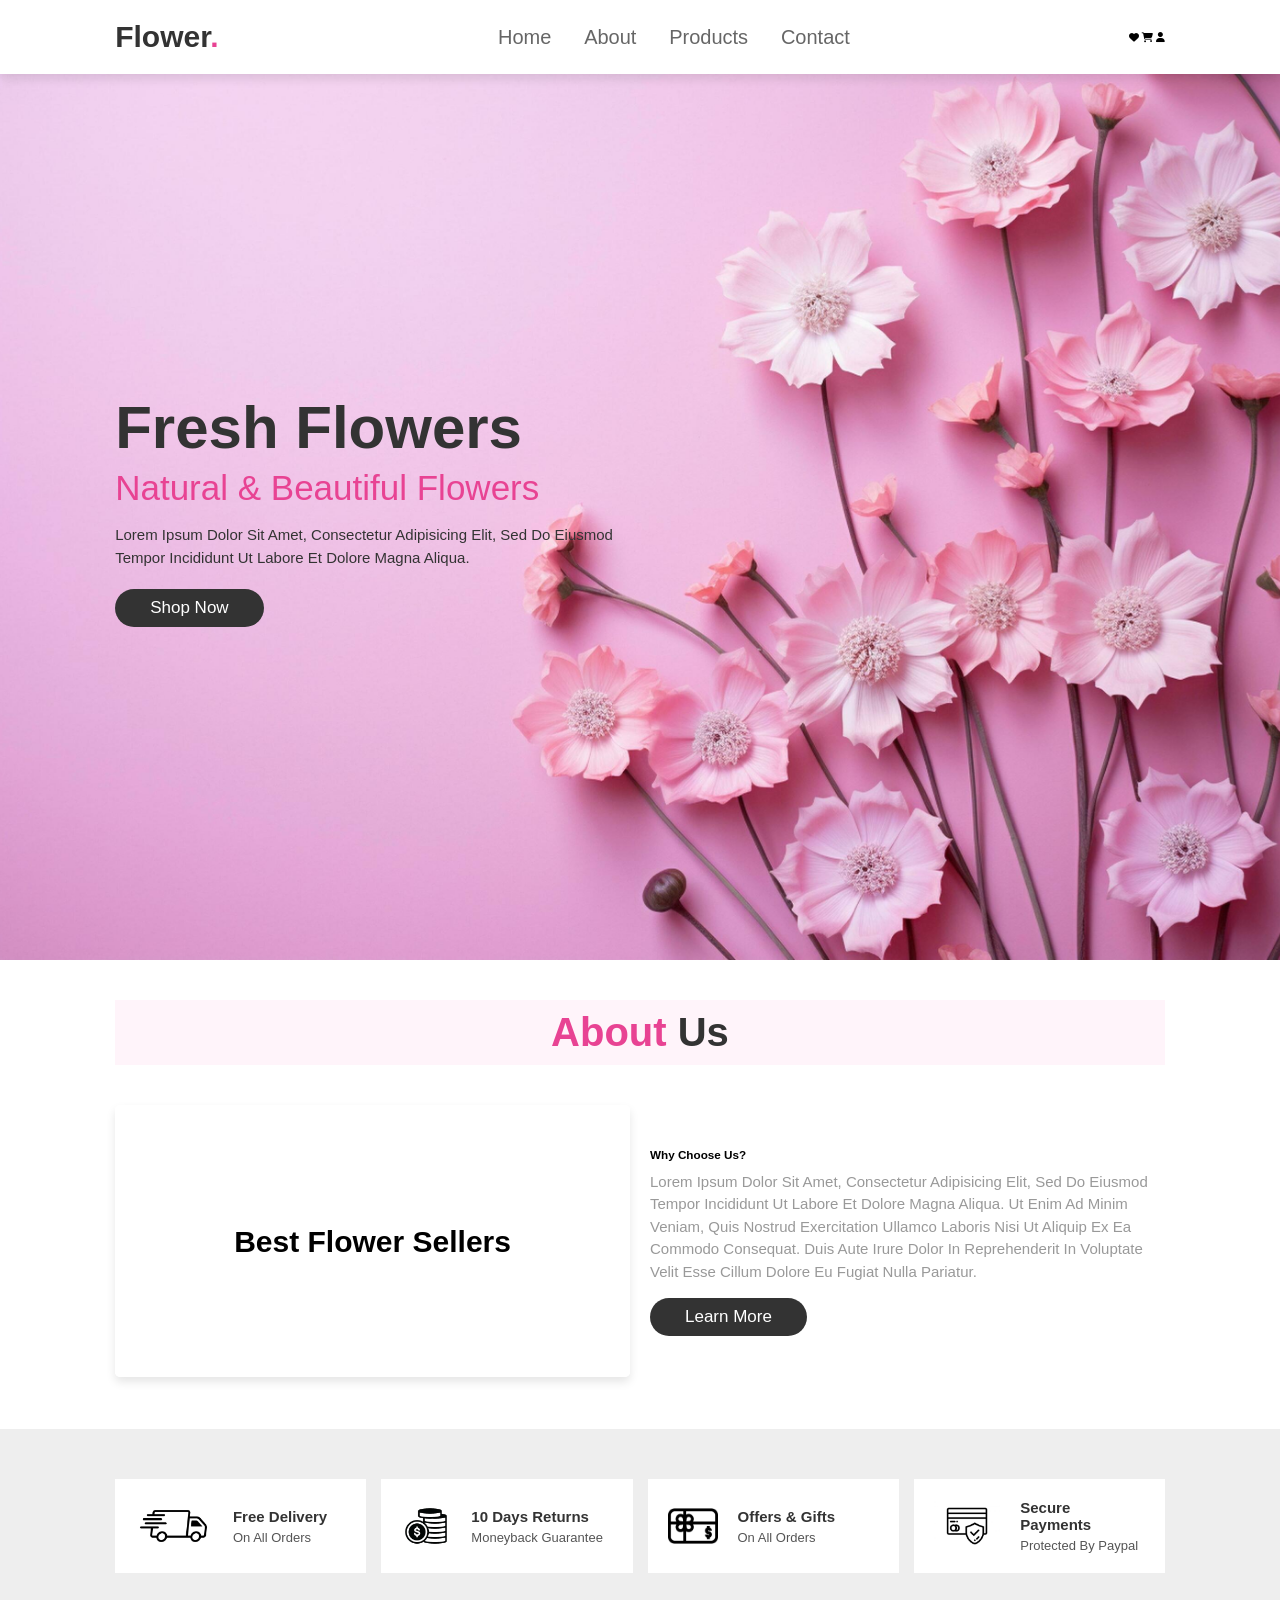
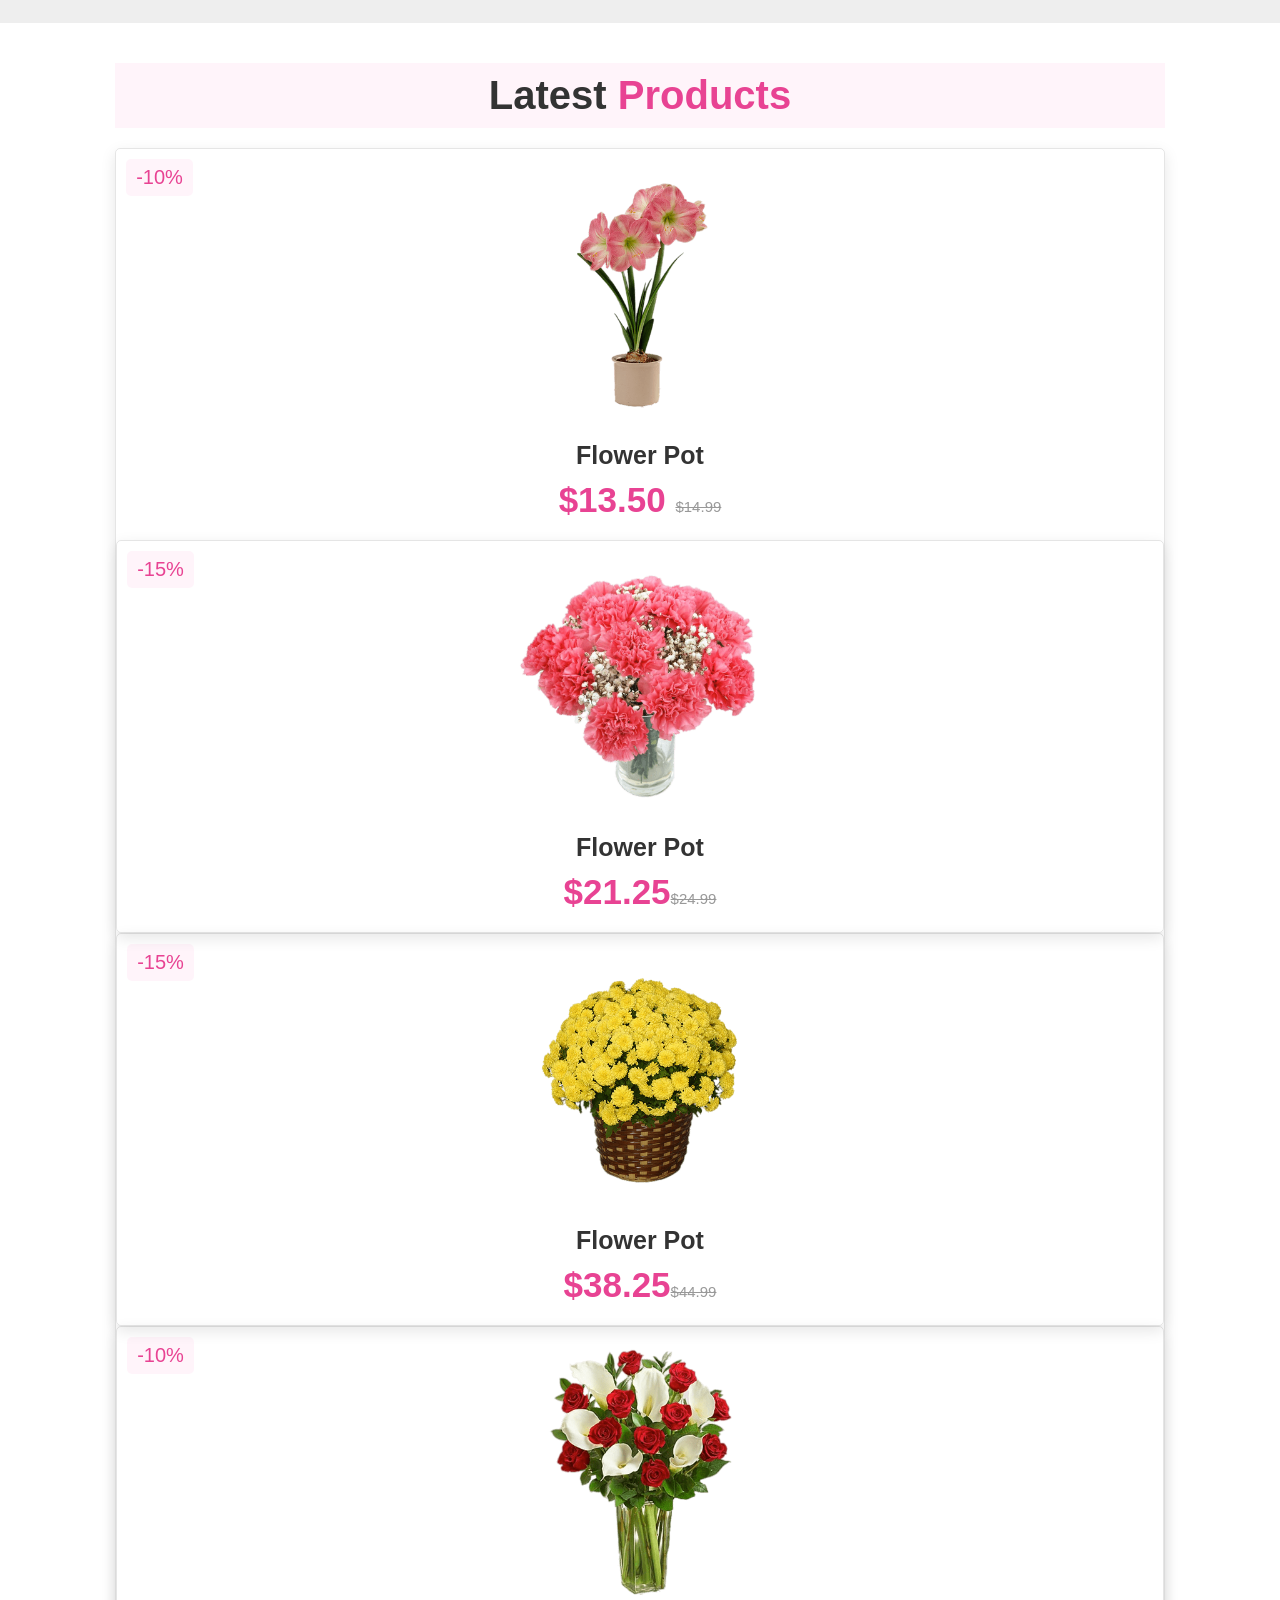
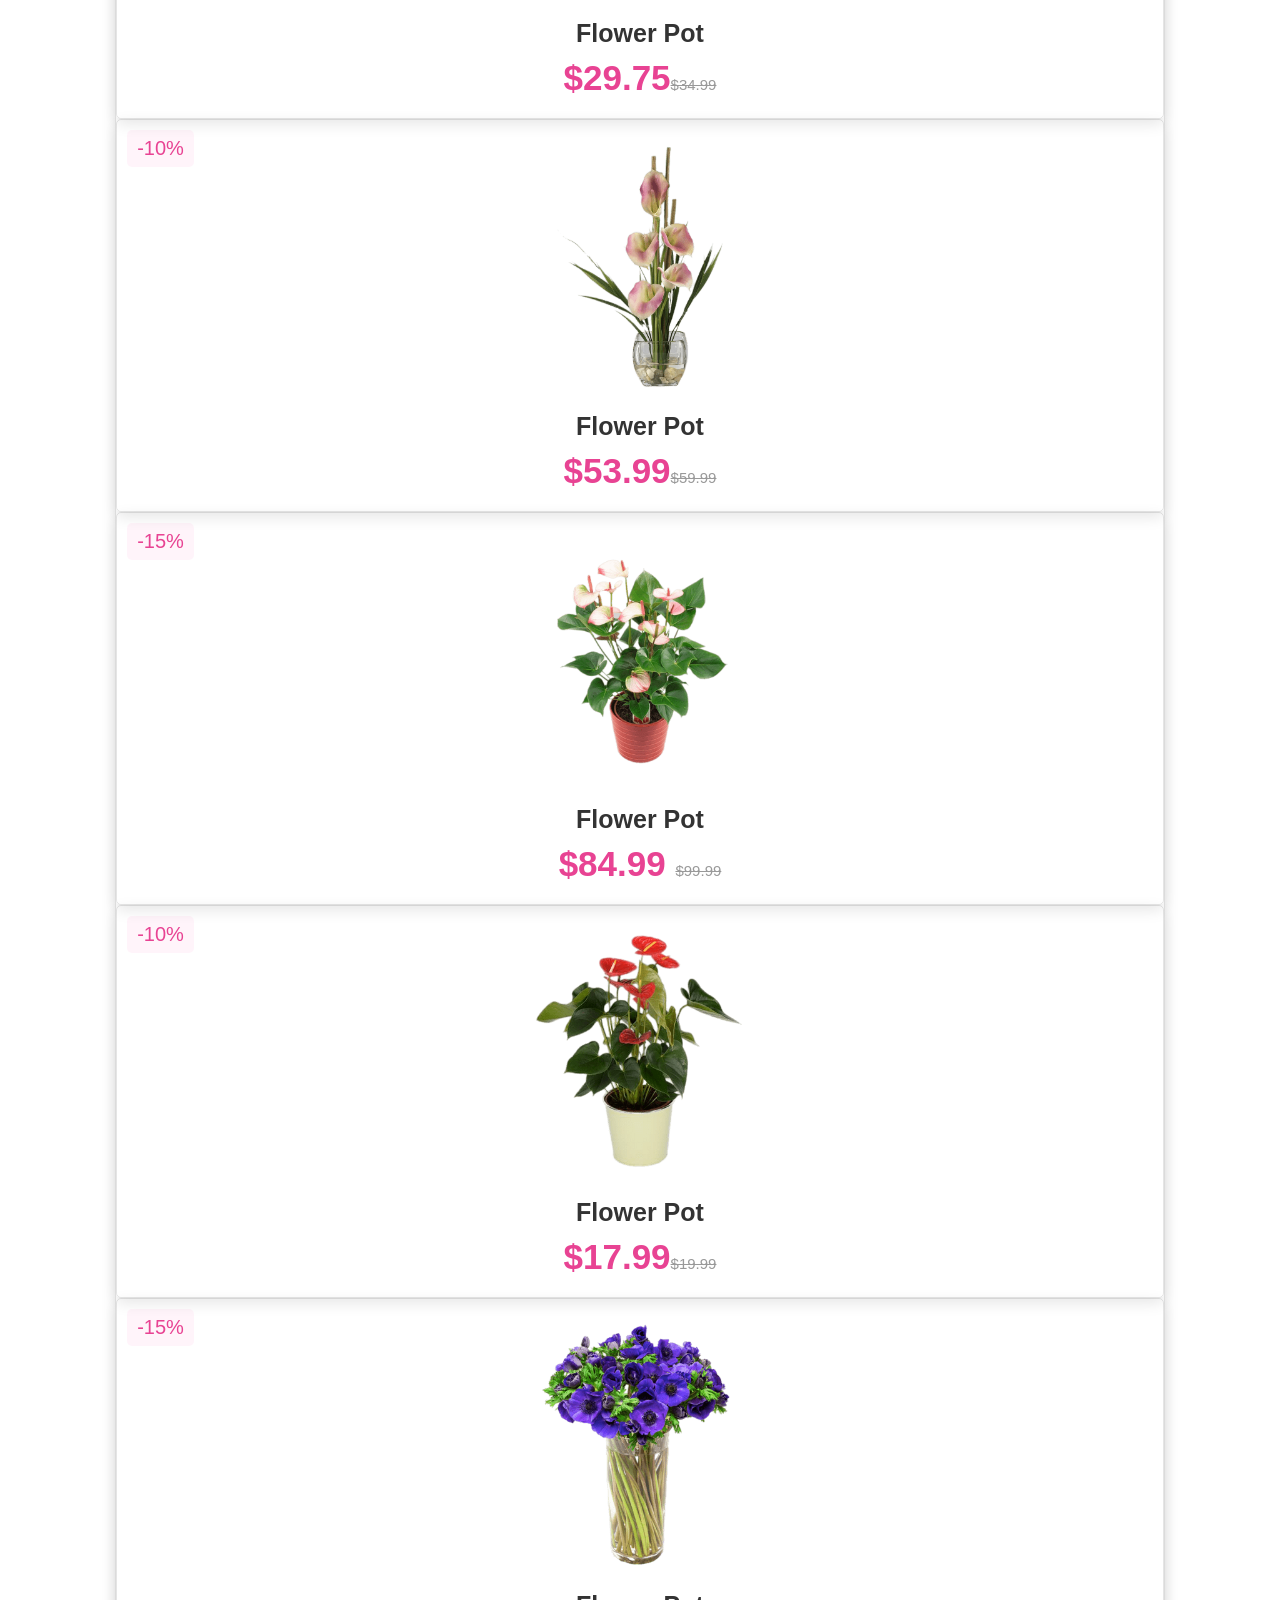
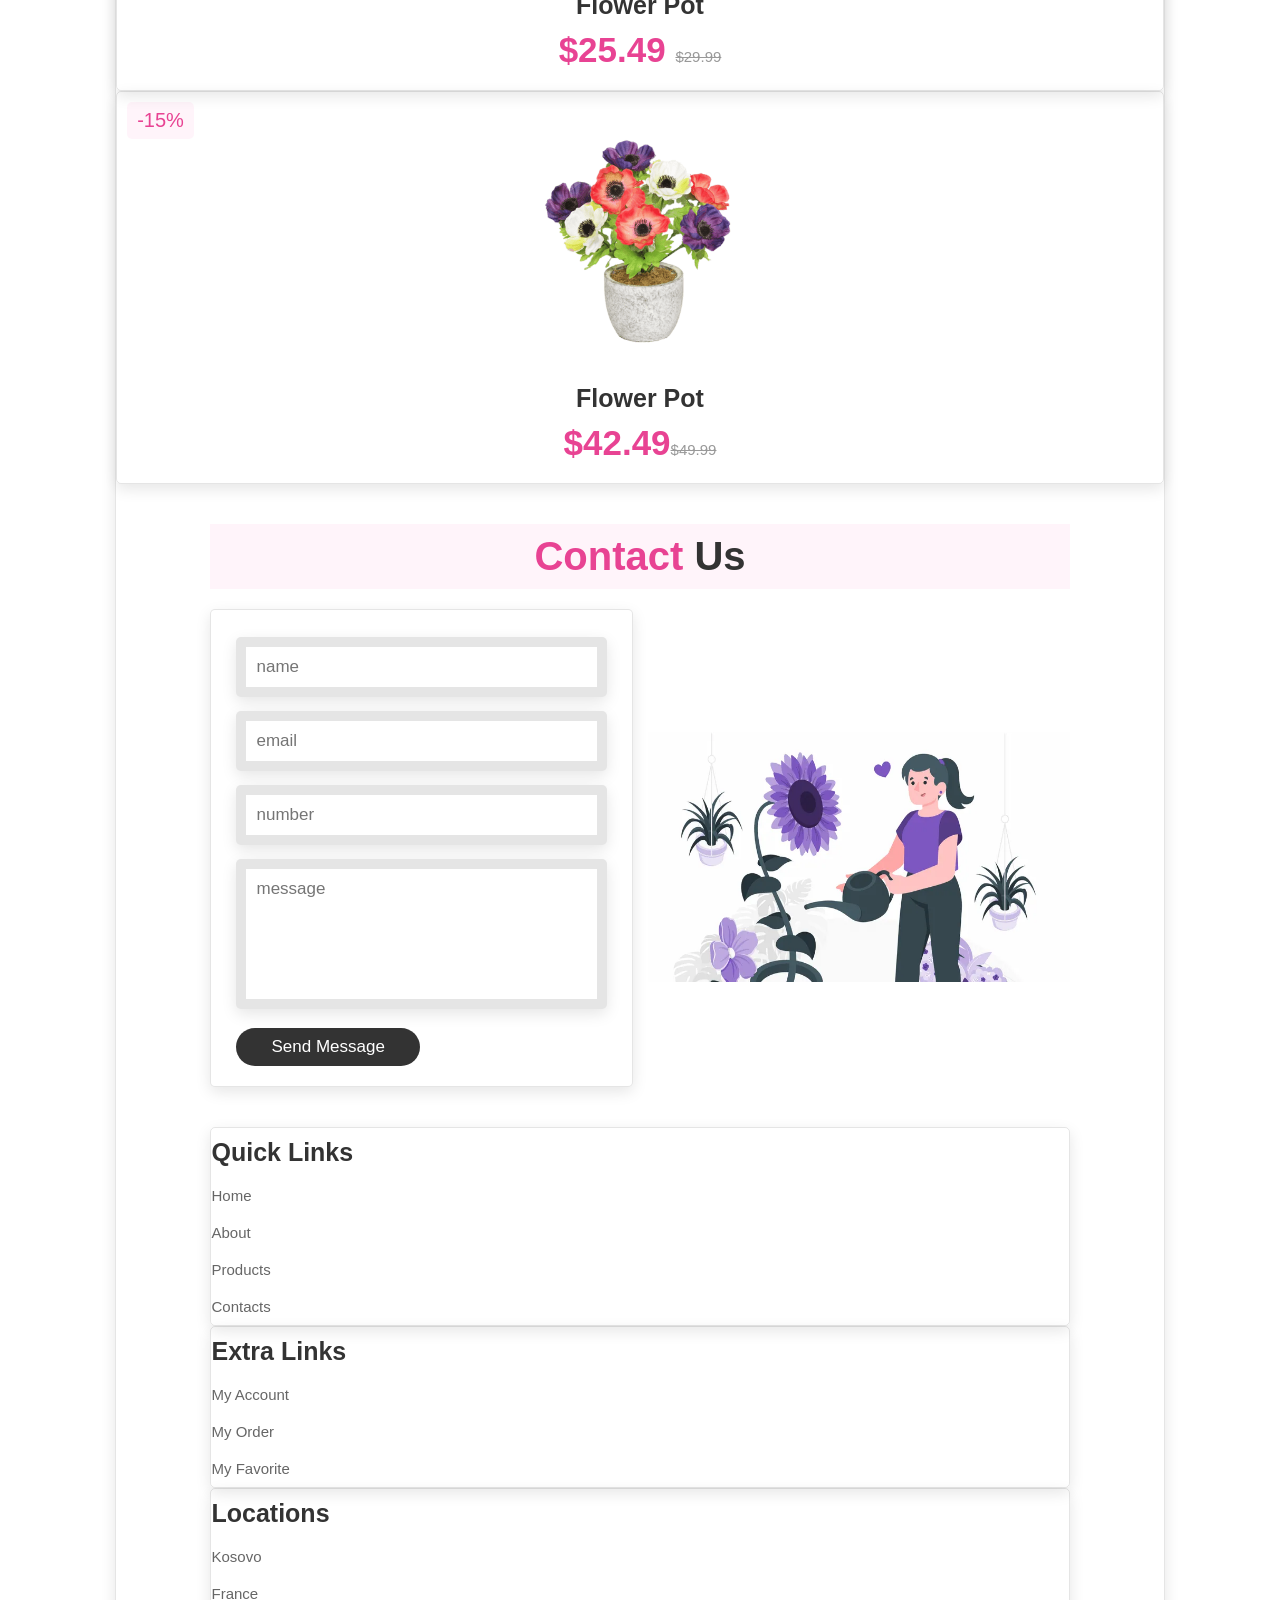
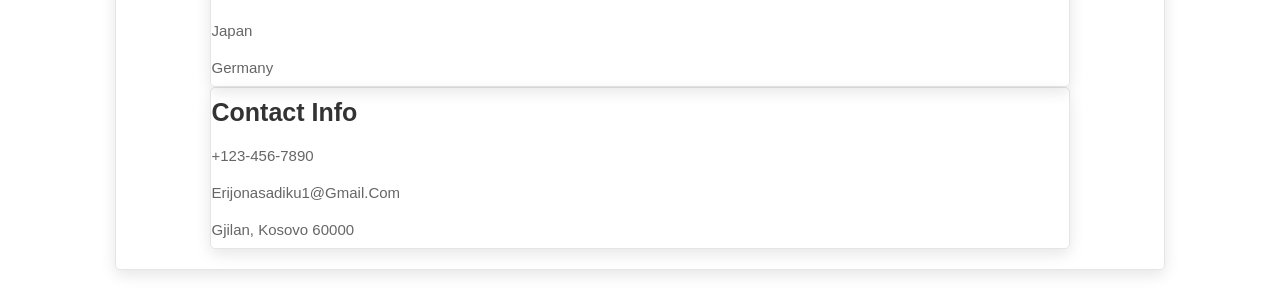
<file: index.html>
<!DOCTYPE html>
<html>
<head>
	<title>Flower Shop</title>
	<!-- font awesome cdn link -->
	<link rel="stylesheet" type="text/css" href="https://cdnjs.cloudflare.com/ajax/libs/font-awesome/6.5.2/css/all.min.css">

	<!-- custom css file link -->
	<link rel="stylesheet" type="text/css" href="style.css">
</head>
<body>
<header>
	<!-- header section starts -->

	<a href="#" class="logo">flower<span>.</span></a>

	<nav class="navbar" >
		<a href="#home">home</a>
		<a href="#about">about</a>
		<a href="#products">products</a>
		<a href="#contact">contact</a>
	</nav>

<div class="icons">
<i class="fa-solid fa-heart"></i>
<i class="fa-solid fa-cart-shopping"></i>
<i class="fa-solid fa-user"></i>
</div>
</header>
<!-- header section ends -->
<!-- home section starts -->
<section class="home" id="home" >
	<div class="content">
<h3>fresh flowers</h3>
<span>natural & beautiful flowers</span>
<p>Lorem ipsum dolor sit amet, consectetur adipisicing elit, sed do eiusmod tempor incididunt ut labore et dolore magna aliqua.</p>
<a href="#" class="btn">shop now</a>
</div>

</section>
<!-- home section ends -->
<!-- about section starts -->
<section class="about" id="about">

<h1 class="heading"> <span> about </span> us </h1>

<div class="row">

<div class="video-container">
<video src="foto/flowers-video.mp4" loop autoplay muted></video>
<h3>best flower sellers</h3>
</div>
<div class="content">
<h3>why choose us?</h3>
<p>Lorem ipsum dolor sit amet, consectetur adipisicing elit, sed do eiusmod
tempor incididunt ut labore et dolore magna aliqua. Ut enim ad minim veniam,
quis nostrud exercitation ullamco laboris nisi ut aliquip ex ea commodo
consequat. Duis aute irure dolor in reprehenderit in voluptate velit esse
cillum dolore eu fugiat nulla pariatur.</p>
<a href="#" class="btn">learn more</a>

</div>
</section>
<!-- about section ends -->
<!-- icons section starts -->
<section class="icons-container">
	<div class="icons">
<img src="foto/icon1.png" alt="" >
<div class="info">
<h3>free delivery</h3>
<span>on all orders</span>
</div>
</div>

	<div class="icons">
<img src="foto/icon2.png" alt="" >
<div class="info">
<h3>10 days returns</h3>
<span>moneyback guarantee</span>
</div>
</div>

	<div class="icons">
<img src="foto/icon3.png" alt="" >
<div class="info">
<h3>offers & gifts</h3>
<span>on all orders</span>
</div>
</div>

	<div class="icons">
<img src="foto/icon4.png" alt="" >
<div class="info">
<h3>secure payments</h3>
<span>protected by paypal</span>
</div>
</div>
</section>
<!-- icons section ends -->
<!-- products section starts -->
<section class="products" id="products" >
<h1 class="heading"> latest <span>products</span></h1>
<div class="box-container">

<div class="box">
<span class="discount">-10%</span>
<div class="image">
<img src="foto/img1.png">
<div class="icons">
<i class="fa-solid fa-heart"></i>
<i class="fa-solid fa-cart-plus">add to cart</i>
<i class="fa-solid fa-share"></i>
</div>
<div class="content">
	<h3>flower pot</h3>
	<div class="price">$13.50 <span>$14.99</span> </div>
</div>
</div>


<div class="box">
<span class="discount">-15%</span>
<div class="image">
<img src="foto/img2.png">
<div class="icons">
<i class="fa-solid fa-heart"></i>
<i class="fa-solid fa-cart-plus">add to cart</i>
<i class="fa-solid fa-share"></i>
</div>
<div class="content">
	<h3>flower pot</h3>
	<div class="price">$21.25<span>$24.99</span> </div>
</div>
</div>
</div>


<div class="box">
<span class="discount">-15%</span>
<div class="image">
<img src="foto/img3.png">
<div class="icons">
<i class="fa-solid fa-heart"></i>
<i class="fa-solid fa-cart-plus">add to cart</i>
</div>
<div class="content">
	<h3>flower pot</h3>
	<div class="price"> $38.25<span>$44.99</span> </div>
</div>
</div>
</div>


<div class="box">
<span class="discount">-10%</span>
<div class="image">
<img src="foto/img4.png">
<div class="icons">
<i class="fa-solid fa-heart"></i>
<i class="fa-solid fa-cart-plus">add to cart</i>
<i class="fa-solid fa-share"></i>
</div>
<div class="content">
	<h3>flower pot</h3>
	<div class="price">$29.75<span>$34.99</span> </div>
</div>
</div>
</div>


<div class="box">
<span class="discount">-10%</span>
<div class="image">
<img src="foto/img5.png">
<div class="icons">
<i class="fa-solid fa-heart"></i>
<i class="fa-solid fa-cart-plus">add to cart</i>
<i class="fa-solid fa-share"></i>
</div>
<div class="content">
	<h3>flower pot</h3>
	<div class="price">$53.99<span>$59.99</span> </div>
</div>
</div>
</div>


<div class="box">
<span class="discount">-15%</span>
<div class="image">
<img src="foto/img6.png">
<div class="icons">
<i class="fa-solid fa-heart"></i>
<i class="fa-solid fa-cart-plus">add to cart</i>
<i class="fa-solid fa-share"></i>
</div>
<div class="content">
	<h3>flower pot</h3>
	<div class="price">$84.99 <span>$99.99</span> </div>
</div>
</div>
</div>


<div class="box">
<span class="discount">-10%</span>
<div class="image">
<img src="foto/img7.png">
<div class="icons">
<i class="fa-solid fa-heart"></i>
<i class="fa-solid fa-cart-plus">add to cart</i>
<i class="fa-solid fa-share"></i>
</div>
<div class="content">
	<h3>flower pot</h3>
	<div class="price">$17.99<span>$19.99</span> </div>
</div>
</div>
</div>


<div class="box">
<span class="discount">-15%</span>
<div class="image">
<img src="foto/img8.png">
<div class="icons">
<i class="fa-solid fa-heart"></i>
<i class="fa-solid fa-cart-plus">add to cart</i>
<i class="fa-solid fa-share"></i>
</div>
<div class="content">
	<h3>flower pot</h3>
	<div class="price">$25.49 <span>$29.99</span> </div>
</div>
</div>
</div>


<div class="box">
<span class="discount">-15%</span>
<div class="image">
<img src="foto/img9.png">
<div class="icons">
<i class="fa-solid fa-heart"></i>
<i class="fa-solid fa-cart-plus">add to cart</i>
<i class="fa-solid fa-share"></i>
</div>
<div class="content">
	<h3>flower pot</h3>
	<div class="price">$42.49<span>$49.99</span> </div>
</div>
</div>
</div>
<!-- products section ends -->
<!-- contact section starts -->
<section class="contact" id="contact" >
	<h1 class="heading"><span> contact </span> us </h1>
	<div class="row">
<form action="">
<input type="text" placeholder="name" class="box" >
<input type="email" placeholder="email" class="box" >
<input type="number" placeholder="number" class="box" >
<textarea name="" class="box" placeholder="message" id="" cols="30" rows="10" ></textarea>
<input type="submit" value="send message" class="btn" >
</form>
<div class="image">
<img src="foto/flower.png">
</div>
</div>
</section>
<!-- contact section ends -->
<!-- footer section starts -->
<section class="footer">
<div class="box-container">
	<div class="box">
<h3>quick links</h3>
<a href="#">home</a>
<a href="#">about</a>
<a href="#">products</a>
<a href="#">contacts</a>
</div>

<div class="box">
	<h3>extra links</h3>
<a href="#">my account</a>
<a href="#">my order</a>
<a href="#">my favorite</a>
</div>

<div class="box">
	<h3>locations</h3>
<a href="#">kosovo</a>
<a href="#">france</a>
<a href="#">japan</a>
<a href="#">germany</a>
</div>

<div class="box">
<h3>contact info</h3>
<a href="#">+123-456-7890</a>
<a href="#">erijonasadiku1@gmail.com</a>
<a href="#">gjilan, kosovo 60000</a>






</div>
</section>


<!-- footer section ends -->





</body>
</html>
</file>
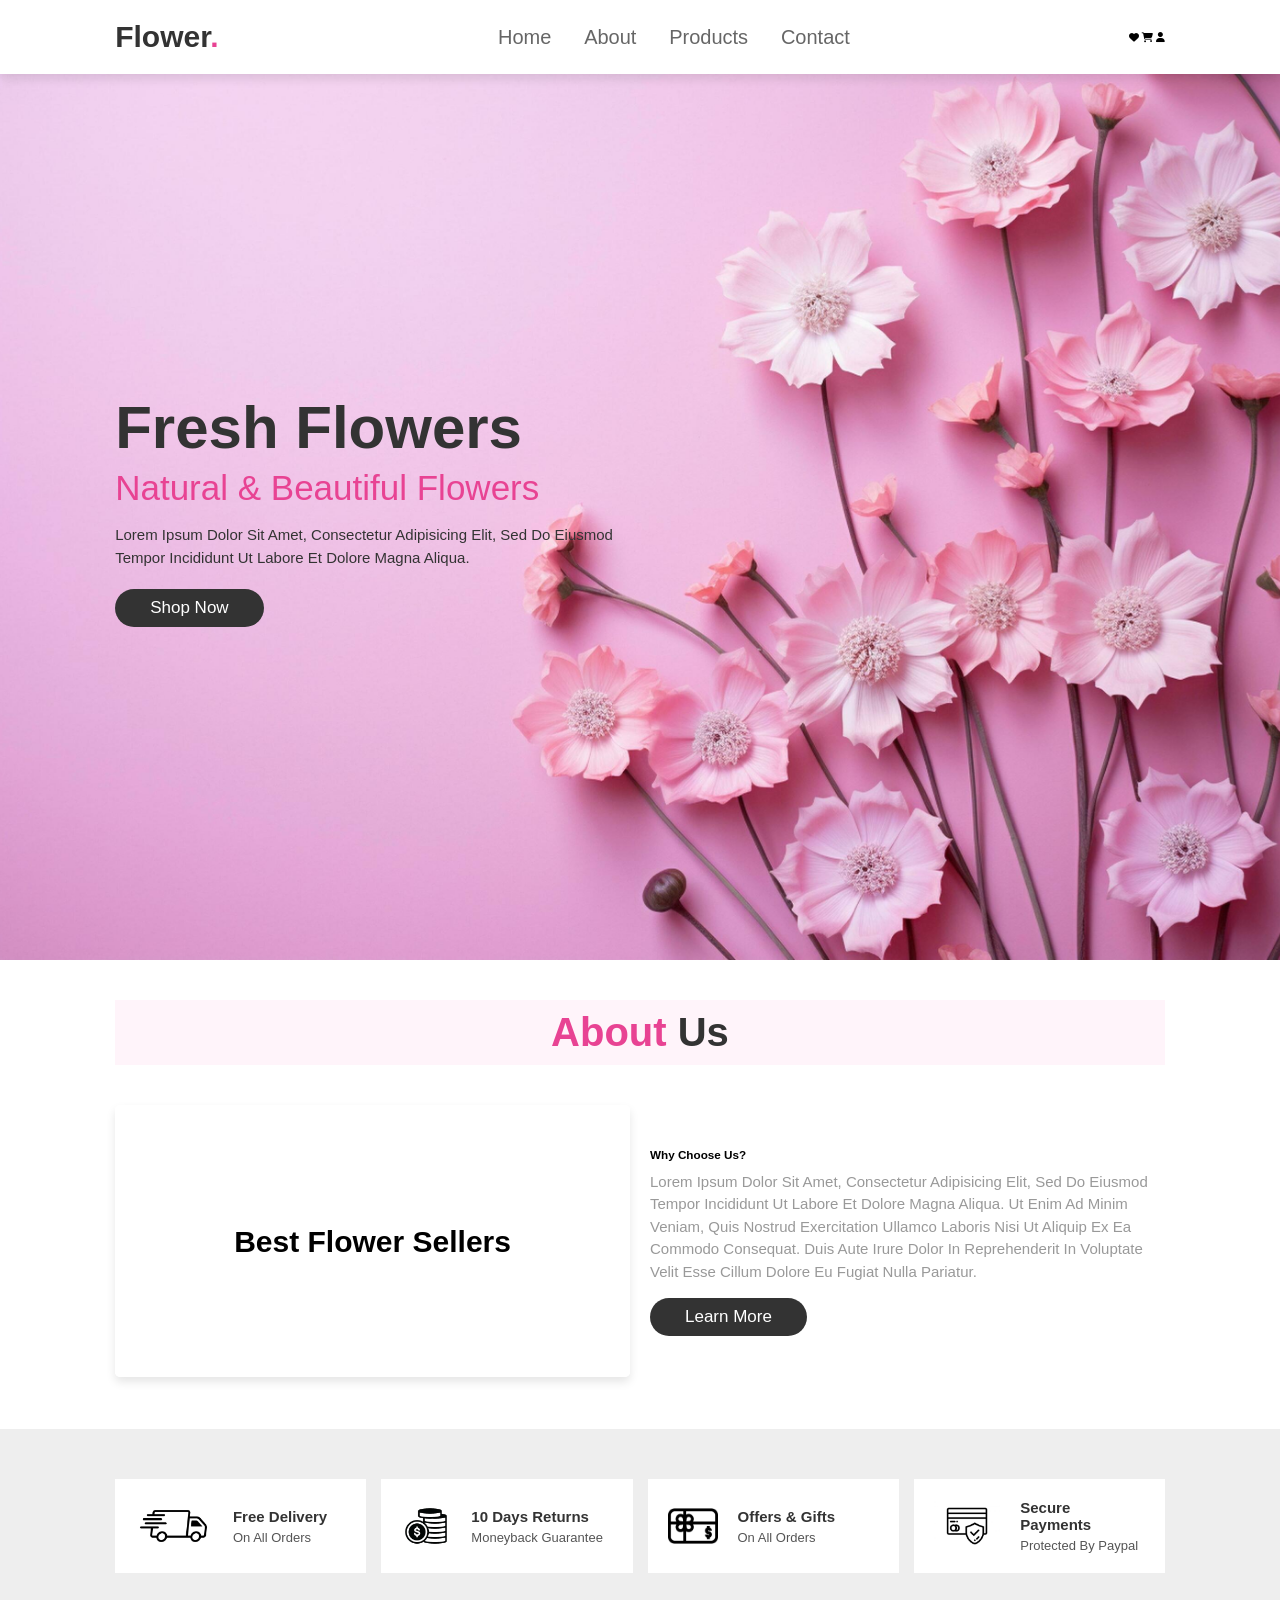
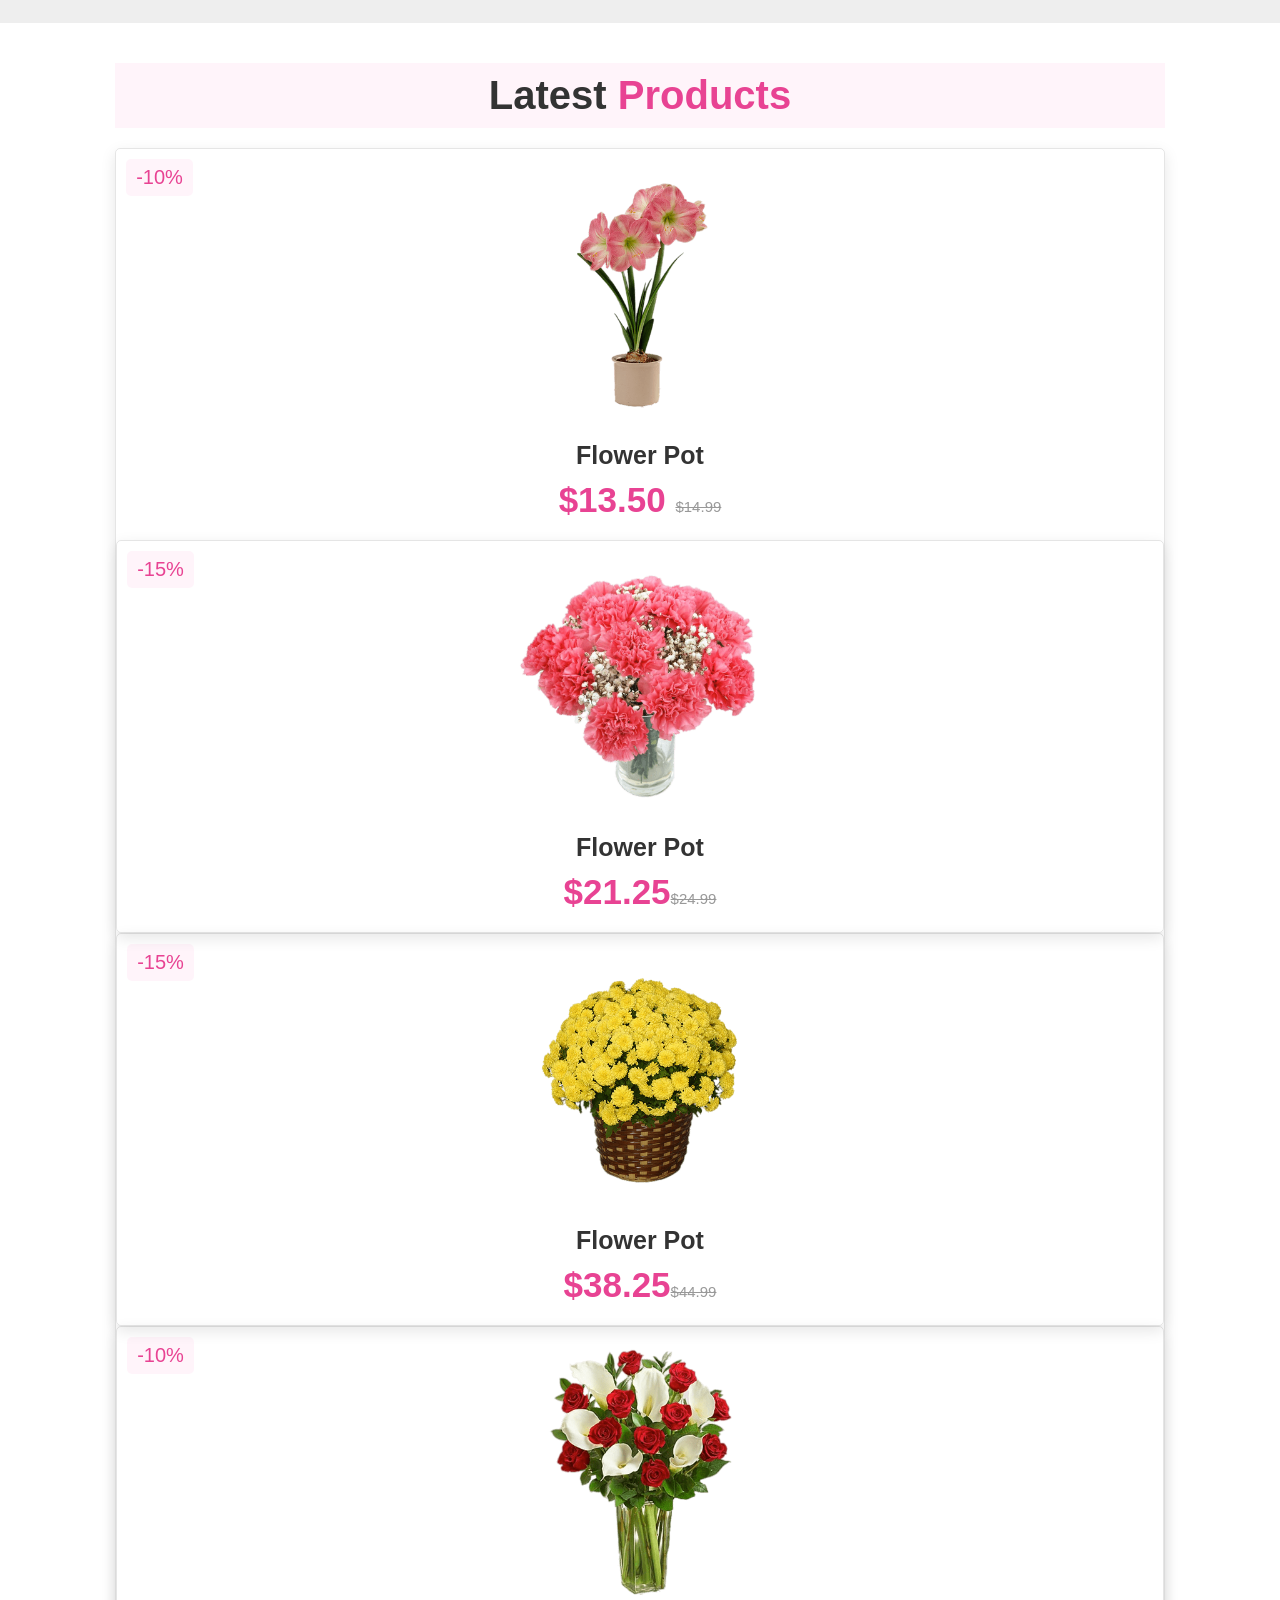
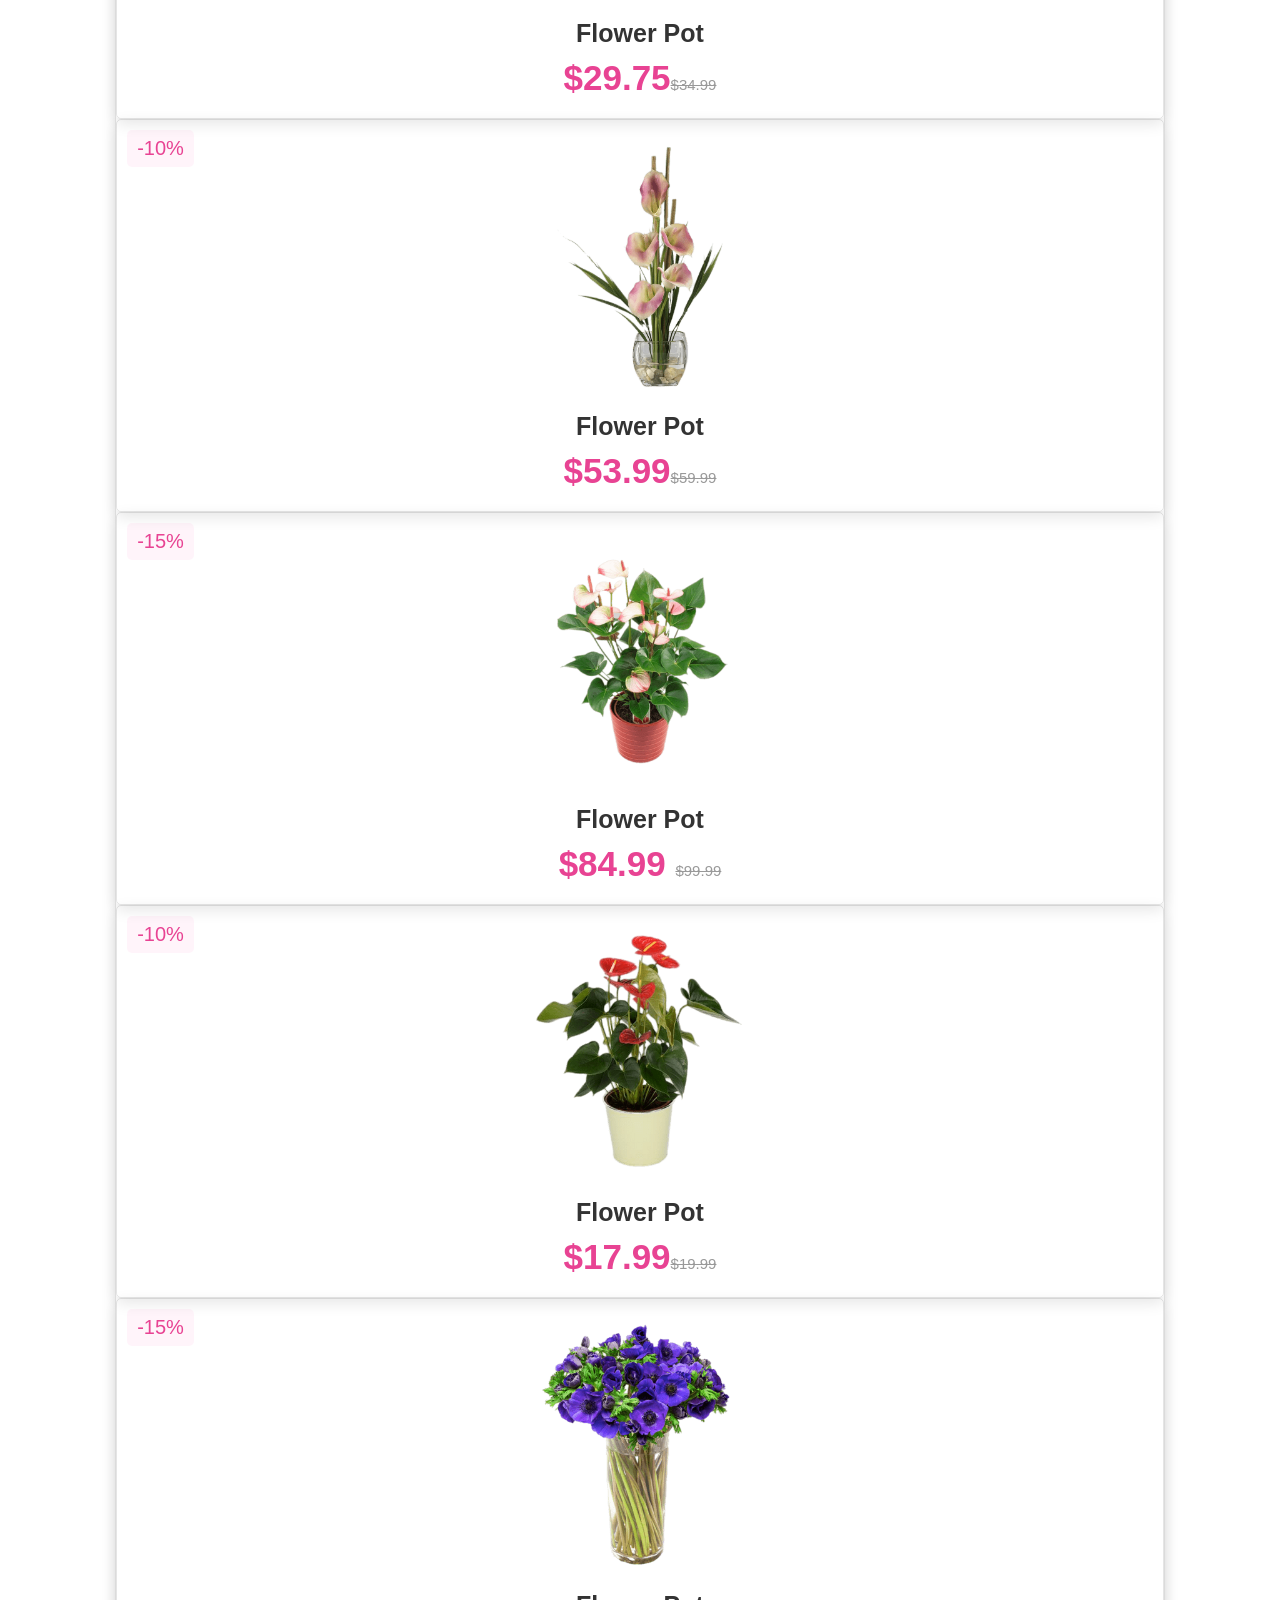
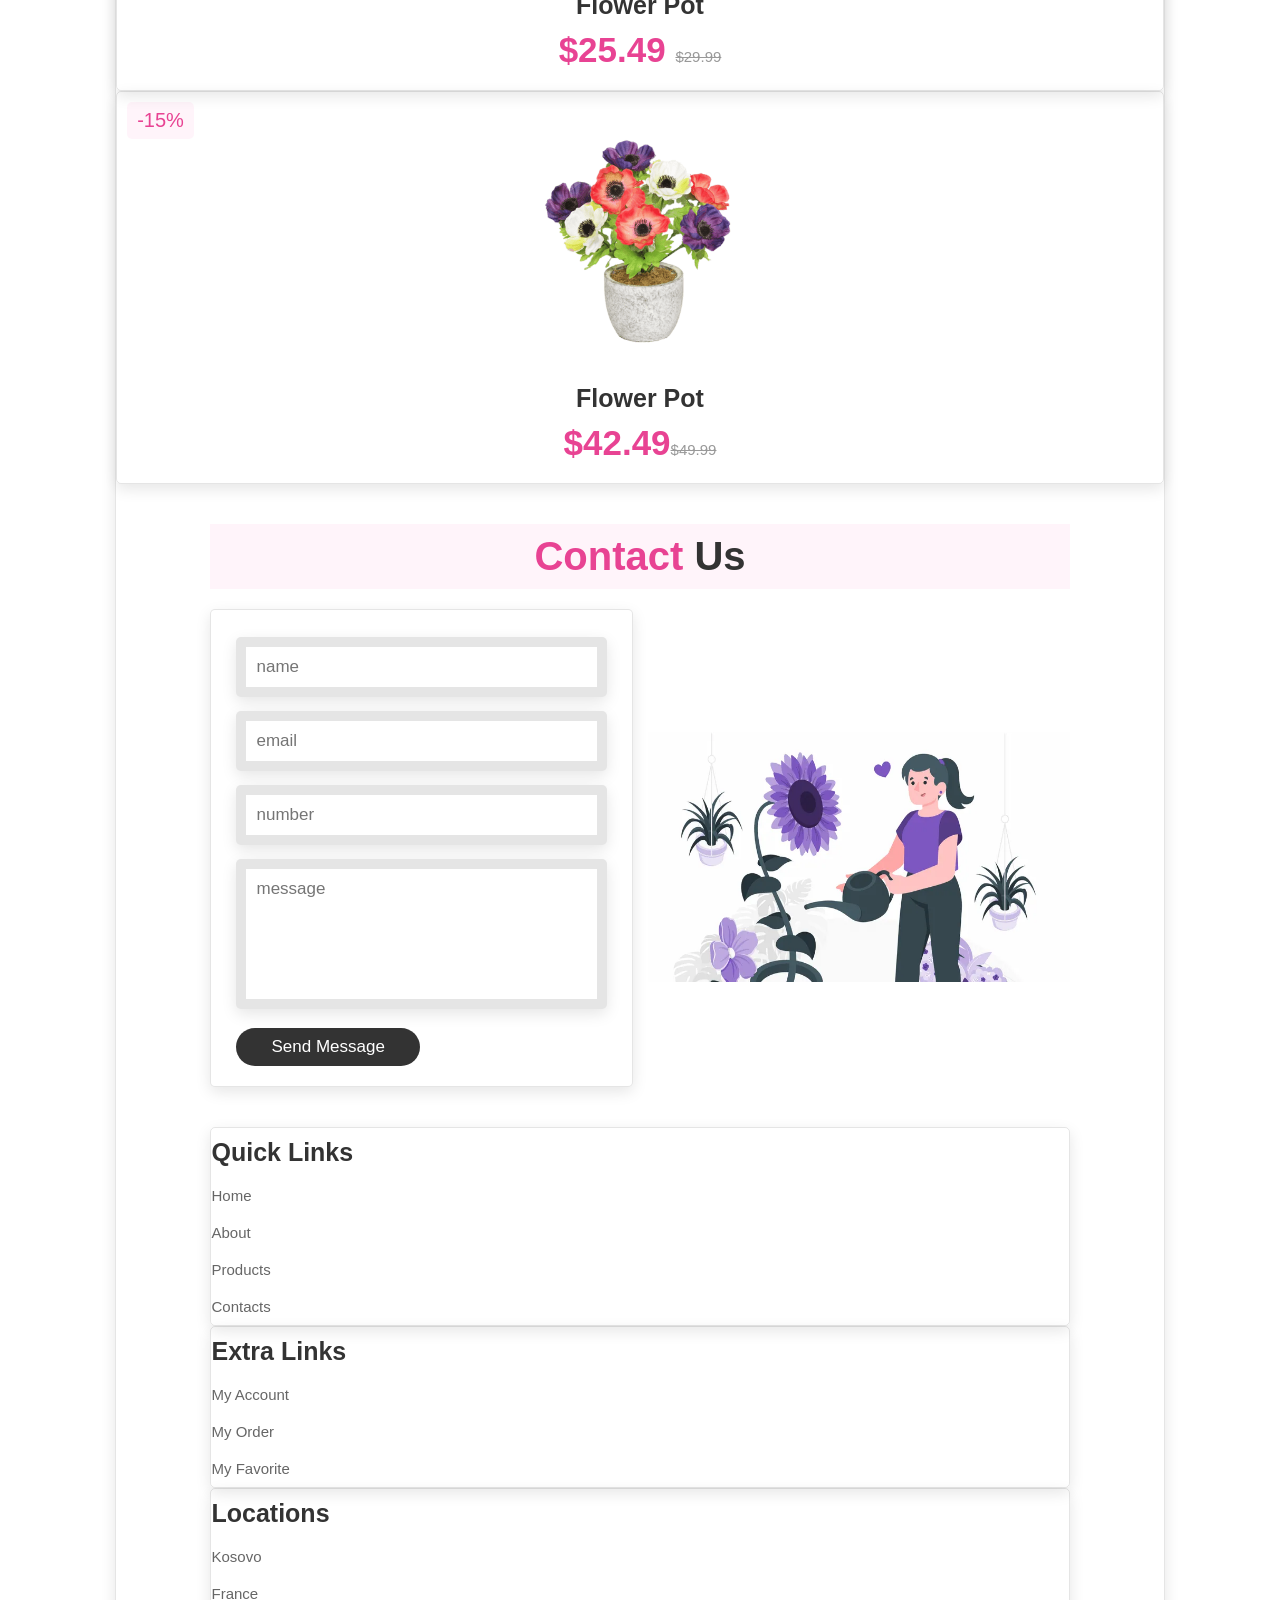
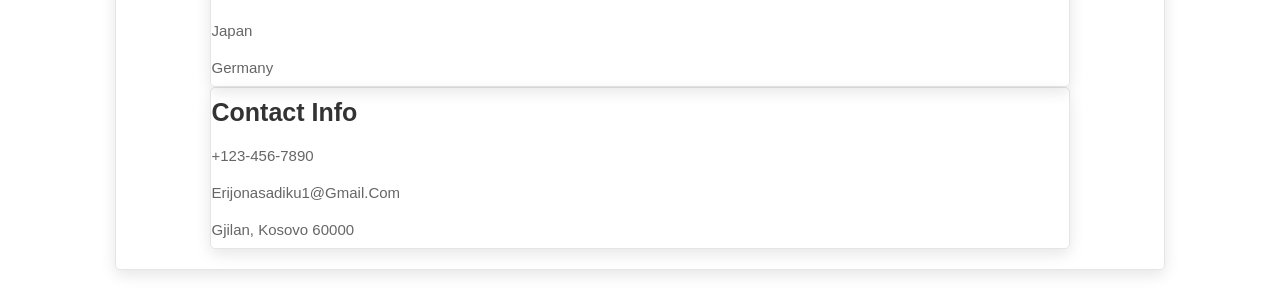
<file: flowershop.html>
<!DOCTYPE html>
<html>
<head>
	<title>Flower Shop</title>
	<!-- font awesome cdn link -->
	<link rel="stylesheet" type="text/css" href="https://cdnjs.cloudflare.com/ajax/libs/font-awesome/6.5.2/css/all.min.css">

	<!-- custom css file link -->
	<link rel="stylesheet" type="text/css" href="style.css">
</head>
<body>
<header>
	<!-- header section starts -->

	<a href="#" class="logo">flower<span>.</span></a>

	<nav class="navbar" >
		<a href="#home">home</a>
		<a href="#about">about</a>
		<a href="#products">products</a>
		<a href="#contact">contact</a>
	</nav>

<div class="icons">
<i class="fa-solid fa-heart"></i>
<i class="fa-solid fa-cart-shopping"></i>
<i class="fa-solid fa-user"></i>
</div>
</header>
<!-- header section ends -->
<!-- home section starts -->
<section class="home" id="home" >
	<div class="content">
<h3>fresh flowers</h3>
<span>natural & beautiful flowers</span>
<p>Lorem ipsum dolor sit amet, consectetur adipisicing elit, sed do eiusmod tempor incididunt ut labore et dolore magna aliqua.</p>
<a href="#" class="btn">shop now</a>
</div>

</section>
<!-- home section ends -->
<!-- about section starts -->
<section class="about" id="about">

<h1 class="heading"> <span> about </span> us </h1>

<div class="row">

<div class="video-container">
<video src="foto/flowers-video.mp4" loop autoplay muted></video>
<h3>best flower sellers</h3>
</div>
<div class="content">
<h3>why choose us?</h3>
<p>Lorem ipsum dolor sit amet, consectetur adipisicing elit, sed do eiusmod
tempor incididunt ut labore et dolore magna aliqua. Ut enim ad minim veniam,
quis nostrud exercitation ullamco laboris nisi ut aliquip ex ea commodo
consequat. Duis aute irure dolor in reprehenderit in voluptate velit esse
cillum dolore eu fugiat nulla pariatur.</p>
<a href="#" class="btn">learn more</a>

</div>
</section>
<!-- about section ends -->
<!-- icons section starts -->
<section class="icons-container">
	<div class="icons">
<img src="foto/icon1.png" alt="" >
<div class="info">
<h3>free delivery</h3>
<span>on all orders</span>
</div>
</div>

	<div class="icons">
<img src="foto/icon2.png" alt="" >
<div class="info">
<h3>10 days returns</h3>
<span>moneyback guarantee</span>
</div>
</div>

	<div class="icons">
<img src="foto/icon3.png" alt="" >
<div class="info">
<h3>offers & gifts</h3>
<span>on all orders</span>
</div>
</div>

	<div class="icons">
<img src="foto/icon4.png" alt="" >
<div class="info">
<h3>secure payments</h3>
<span>protected by paypal</span>
</div>
</div>
</section>
<!-- icons section ends -->
<!-- products section starts -->
<section class="products" id="products" >
<h1 class="heading"> latest <span>products</span></h1>
<div class="box-container">

<div class="box">
<span class="discount">-10%</span>
<div class="image">
<img src="foto/img1.png">
<div class="icons">
<i class="fa-solid fa-heart"></i>
<i class="fa-solid fa-cart-plus">add to cart</i>
<i class="fa-solid fa-share"></i>
</div>
<div class="content">
	<h3>flower pot</h3>
	<div class="price">$13.50 <span>$14.99</span> </div>
</div>
</div>


<div class="box">
<span class="discount">-15%</span>
<div class="image">
<img src="foto/img2.png">
<div class="icons">
<i class="fa-solid fa-heart"></i>
<i class="fa-solid fa-cart-plus">add to cart</i>
<i class="fa-solid fa-share"></i>
</div>
<div class="content">
	<h3>flower pot</h3>
	<div class="price">$21.25<span>$24.99</span> </div>
</div>
</div>
</div>


<div class="box">
<span class="discount">-15%</span>
<div class="image">
<img src="foto/img3.png">
<div class="icons">
<i class="fa-solid fa-heart"></i>
<i class="fa-solid fa-cart-plus">add to cart</i>
</div>
<div class="content">
	<h3>flower pot</h3>
	<div class="price"> $38.25<span>$44.99</span> </div>
</div>
</div>
</div>


<div class="box">
<span class="discount">-10%</span>
<div class="image">
<img src="foto/img4.png">
<div class="icons">
<i class="fa-solid fa-heart"></i>
<i class="fa-solid fa-cart-plus">add to cart</i>
<i class="fa-solid fa-share"></i>
</div>
<div class="content">
	<h3>flower pot</h3>
	<div class="price">$29.75<span>$34.99</span> </div>
</div>
</div>
</div>


<div class="box">
<span class="discount">-10%</span>
<div class="image">
<img src="foto/img5.png">
<div class="icons">
<i class="fa-solid fa-heart"></i>
<i class="fa-solid fa-cart-plus">add to cart</i>
<i class="fa-solid fa-share"></i>
</div>
<div class="content">
	<h3>flower pot</h3>
	<div class="price">$53.99<span>$59.99</span> </div>
</div>
</div>
</div>


<div class="box">
<span class="discount">-15%</span>
<div class="image">
<img src="foto/img6.png">
<div class="icons">
<i class="fa-solid fa-heart"></i>
<i class="fa-solid fa-cart-plus">add to cart</i>
<i class="fa-solid fa-share"></i>
</div>
<div class="content">
	<h3>flower pot</h3>
	<div class="price">$84.99 <span>$99.99</span> </div>
</div>
</div>
</div>


<div class="box">
<span class="discount">-10%</span>
<div class="image">
<img src="foto/img7.png">
<div class="icons">
<i class="fa-solid fa-heart"></i>
<i class="fa-solid fa-cart-plus">add to cart</i>
<i class="fa-solid fa-share"></i>
</div>
<div class="content">
	<h3>flower pot</h3>
	<div class="price">$17.99<span>$19.99</span> </div>
</div>
</div>
</div>


<div class="box">
<span class="discount">-15%</span>
<div class="image">
<img src="foto/img8.png">
<div class="icons">
<i class="fa-solid fa-heart"></i>
<i class="fa-solid fa-cart-plus">add to cart</i>
<i class="fa-solid fa-share"></i>
</div>
<div class="content">
	<h3>flower pot</h3>
	<div class="price">$25.49 <span>$29.99</span> </div>
</div>
</div>
</div>


<div class="box">
<span class="discount">-15%</span>
<div class="image">
<img src="foto/img9.png">
<div class="icons">
<i class="fa-solid fa-heart"></i>
<i class="fa-solid fa-cart-plus">add to cart</i>
<i class="fa-solid fa-share"></i>
</div>
<div class="content">
	<h3>flower pot</h3>
	<div class="price">$42.49<span>$49.99</span> </div>
</div>
</div>
</div>
<!-- products section ends -->
<!-- contact section starts -->
<section class="contact" id="contact" >
	<h1 class="heading"><span> contact </span> us </h1>
	<div class="row">
<form action="">
<input type="text" placeholder="name" class="box" >
<input type="email" placeholder="email" class="box" >
<input type="number" placeholder="number" class="box" >
<textarea name="" class="box" placeholder="message" id="" cols="30" rows="10" ></textarea>
<input type="submit" value="send message" class="btn" >
</form>
<div class="image">
<img src="foto/flower.png">
</div>
</div>
</section>
<!-- contact section ends -->
<!-- footer section starts -->
<section class="footer">
<div class="box-container">
	<div class="box">
<h3>quick links</h3>
<a href="#">home</a>
<a href="#">about</a>
<a href="#">products</a>
<a href="#">contacts</a>
</div>

<div class="box">
	<h3>extra links</h3>
<a href="#">my account</a>
<a href="#">my order</a>
<a href="#">my favorite</a>
</div>

<div class="box">
	<h3>locations</h3>
<a href="#">kosovo</a>
<a href="#">france</a>
<a href="#">japan</a>
<a href="#">germany</a>
</div>

<div class="box">
<h3>contact info</h3>
<a href="#">+123-456-7890</a>
<a href="#">erijonasadiku1@gmail.com</a>
<a href="#">gjilan, kosovo 60000</a>






</div>
</section>


<!-- footer section ends -->





</body>
</html>
</file>
<file: style.css>
:root{
	--pink:#e84393;
}


*{
	margin: 0;
	padding: 0;
	box-sizing: border-box;
	font-family: Verdana, Geneva, Tahoma, sans-serif;
	outline:none;
	border:none;
	text-decoration: none;
	text-transform: capitalize;
	transition: .2s linear;
}
html{
	font-size: 62.5%;
	scroll-behavior: smooth;
	padding-top:6rem;
	overflow-x: hidden;
}

section{
	padding: 2rem 9%;
}
.heading{
text-align:center;
font-size: 4rem;
color: #333;
padding: 1rem;
margin: 2rem 0;
background: rgba(255, 51, 153, .05);
}
.heading span{
	color: var(--pink);
}


.btn {
	display: inline-block;
	margin-top: 1rem;
	border-radius: 5rem;
	background: #333;
	color: #fff;
	padding: .9rem 3.5rem;
	cursor: pointer;
	font-size: 1.7rem;
}
.btn:hover{
	background: var(--pink);
}

header{
	position: fixed;
	top: 0; left: 0; right: 0;
	background: #fff;
	padding: 2rem 9%;
	display: flex;
	align-items: center;
	justify-content: space-between;
	z-index: 1000;
	box-shadow: 0 .5rem 1rem rgba(0,0,0,.1)
}
header .logo{
	font-size: 3rem;
	color: #333;
	font-weight: bolder;
}
header .logo span{
	color: var(--pink);
}

header .navbar a{
	font-size: 2rem;
	padding: 0 1.5rem;
	color: #666;
}

header .navbar a:hover{
	color: var(--pink);
}
  
header .icons a{
	font-size: 2.5rem;
	color: #333;
	margin-left: 1.5rem;
}
header .icons a:hover{
	color: var(--pink);
}
header #toggler {
	display: none;
} 
.home{
	display: flex;
	align-items: center;
	min-height: 100vh;
	background: url(foto/flowersbg.png) no-repeat;
	background-size: cover;
	background-position:center; 
}
.home .content{
	max-width: 50rem;
}

.home .content h3{
	font-size: 6rem;
	color: #333;
}
.home .content span {
	font-size: 3.5rem;
	color: var(--pink);
	padding: 1rem 0;
	line-height: 1.5;
}

.home .content p {
	font-size: 1.5rem;
	color: #333;
	padding: 1rem 0;
	line-height: 1.5;
}
.about .row{
	display: flex;
	align-items: center;
	gap:2rem;
	flex-wrap: wrap;
	padding: 2rem 0;
	padding-bottom: 3rem;
}
.about .row .video-container{
	flex: 1 1 40rem;
	position: relative;
}
.about .row .video-container video{
	width: 100%;
	border:1.5rem solid #fff;
	border-radius: .5rem;
	box-shadow: 0 .5rem 1rem rgba(0,0,0,.1);
}
.about .row .video-container h3{
	position: absolute;
	top: 50%; transform: translateY(-50%);
	font-size: 3rem;
	background: #fff;
	width: 100%;
	padding: 1rem 2rem;
	text-align: center;
	mix-blend-mode: screen;
}
.about .row .content{
	flex: 1 1 40rem;
}
.about .row .content p{
	font-size: 1.5rem;
	color: #999;
	padding: .5rem 0;
	padding-top: 1rem;
	line-height: 1.5;
}

.icons-container{
	background: #eee;
	display: flex;
	flex-wrap: wrap;
	gap:1.5rem;
	padding-top: 5rem;
	padding-bottom: 5rem;
}
.icons-container .icons{
	background: #fff;
	border:,1rem solid rgba(0,0,0,.1);
	padding: 2rem;
	display: flex;
	align-items: center;
	flex: 1 1 25rem;
}
.icons-container .icons img{
	height: 5rem;
	margin-right: 2rem;
}
.icons-container .icons h3{
	color: #333;
	padding-bottom: .5rem;
	font-size: 1.5rem;
}
.icons-container .icons span{
	color: #555;
font-size: 1.3rem;
}
.products .box-containers{
	display: flex;
	flex-wrap: wrap;
	gap: 1.5rem;
}
.products .box-container .box{
	flex:1 1 30rem;
	box-shadow: 0 .5rem 1.5rem rgba(0,0,0,.1);
	border-radius: .5rem;
	border:.1rem solid rgba(0,0,0,.1);
	position: relative;
}
.products .box-container .box .discount{
	position: absolute;
	top:1rem; left:1rem;
	padding: .7rem 1rem;
	font-size: 2rem;
	color: var(--pink);
	background: rgba(255, 51, 153, .05);
	z-index: 1;
	border-radius:.5rem;
}
.products .box-container .box .image{
	position: relative;
	text-align: center;
	padding-top: 2rem;
	overflow: hidden;
}
.products .box-container .box .image img{
	height: 25rem;
}
.products .box-container .box:hover .image img{
	transform: scale(1.1);
}
.products .box-container .box .image .icons{
	position: absolute;
	bottom:-7rem; left:0; right:0;
	display: flex;
}
.products .box-container .box:hover .image .icons{
	bottom:0;
}
.products .box-container .box .image .icons i{
	height:5rem;
	line-height:5rem;
	font-size:2rem;
	width:50%;
	background:var(--pink);
	color:#fff;
}
.products .box-container .box .image .icons .fa-solid fa-cart-plus{
	border-left: .1rem solid #fff7;
	border-right: .1rem solid #fff7;
	width:100%;
}
.products .box-container .box .image .icons a:hover{
	background:#333;
}

.products .box-container .box .content{
	padding: 2rem;
	text-align: center;
}
.products .box-container .box .content h3{
font-size:2.5rem;
color:#333;
}
.products .box-container .box .content .price{
	font-size:3.5rem;
	color:var(--pink);
	font-weight: bolder;
	padding-top:1rem;
}
.products .box-container .box .content .price span{
	font-size:1.5rem;
	color:#999;
	font-weight: lighter;
	text-decoration: line-through;
}

.contact .row{
	display: flex;
	flex-wrap: wrap-reverse;
	gap:1.5rem;
	align-items: center;
}
.contact .row form{
	flex: 1 1 40rem;
	padding: 2rem 2.5rem;
	box-shadow: 0 .5rem 1.5rem rgba(0,0,0,.1);
	border: .1rem solid rgba(0,0,0,.1);
	background: #fff;
	border-radius: .5rem;
}
.contact .row .image{
	flex: 1 1 40rem;
}
.contact .row .image img{
	width: 100%;
}
.contact .row form .box{
	padding: 1rem;
	font-size: 1.7rem;
	color: #333;
	text-transform: none;
	border: 1rem solid rgba(0,0,0,.1);
	border-radius: .5rem;
	margin: .7rem 0;
	width: 100%;
}
.contact .row form .box:focus{
	border-color: va(--pink);
}
.contact .row form textarea{
	height: 15rem;
	resize: none;
}

.footer .box-container .box{
	flex: 1 1 25rem;
}
.footer .box-container .box h3{
	color: #333;
	font-size: 2.5rem;
	padding: 1rem 0;
}
.footer .box-container .box a{
	display: block;
	color: #666;
	font-size: 1.5rem;
	padding: 1rem 0;
}
.footer .box-container .box a:hover{
	color: var(--pink);
	text-decoration: underline;
}

















/* media queries */
@media (max-width: 991px){

	html{
		font-size: 55%;
	}

	header{
		padding:2rem;
	}
	section{
		padding: 2rem;
	}
	.home{
		background-position: left;
	}
}

@media (max-width: 768px){

	header .fa-bars{
		display: block;
	}

	header .navbar{
		position: absolute;
		top: 100%; left: 0; right: 0;
		background: #eee;
		border-top: .1rem solid rgba(0,0,0,.1);
		clip-path: polygon(0 0, 100% 0, 100% 0, 0);
	}
header #toggler:checked ~ .navbar{
clip-path: polygon(0 0, 100% 0, 100% 0, 0);
}
header .navbar a{
	margin: 1.5rem;
	padding: 1.5rem;
	background: #fff;
	border:.1rem solid rgba(0,0,0,.1);
	display: block;
}
.home .content h3{
	font-size: 5rem;
}
.home .content span{
	font-size: 2.5rem;
}

.icons-container .icons h3{
	font-size: 2rem;
}
.icons-container .icons span{
	font-size: 1.7rem;
}

.products .box-container{
	display: flex;
	flex-wrap: wrap;
	gap:1.5rem;
}
.products .box-container .box{
	flex: 1 1 30rem;
	box-shadow: 0 .5rem 1.5rem rgba(0,0,0,.1);
	border-radius: .5rem;
	border:.1rem solid rgba(0,0,0,.1);
	position: relative;
}

.products .box-container .box .discount{
	position: absolute;
	top: 1rem; left: 1rem;
	padding: .7rem 1rem;
	font-size: 2rem;
	color: var(--pink);
	background: rgba(255, 51, 153, .05);
	z-index: 1;
	border-radius: .5rem;
}

.products .box-container .box .image{
	position: relative;
	text-align: center;
	padding-top: 2rem;
	overflow: hidden;
}

.products .box-container .box .image img{
	height: 25rem;
}
.products .box-container .box:hover .image img{
	transform: scale(1.1);
}

.products .box-container .box .image .icons{
	position: absolute;
	bottom: 0; left: 0; right: 0;
	display: flex;
}

.products .box-container .box .image .icons a{
	height: 5rem;
	line-height: 5rem;
	font-size: 2rem;
	width: 50%;
	background: var(--pink);
	color: #fff;
}














@media (max-width: 450px){

html{
	font-size: 50%;
}
.heading{
	font-size: 3rem;
}
</file>
